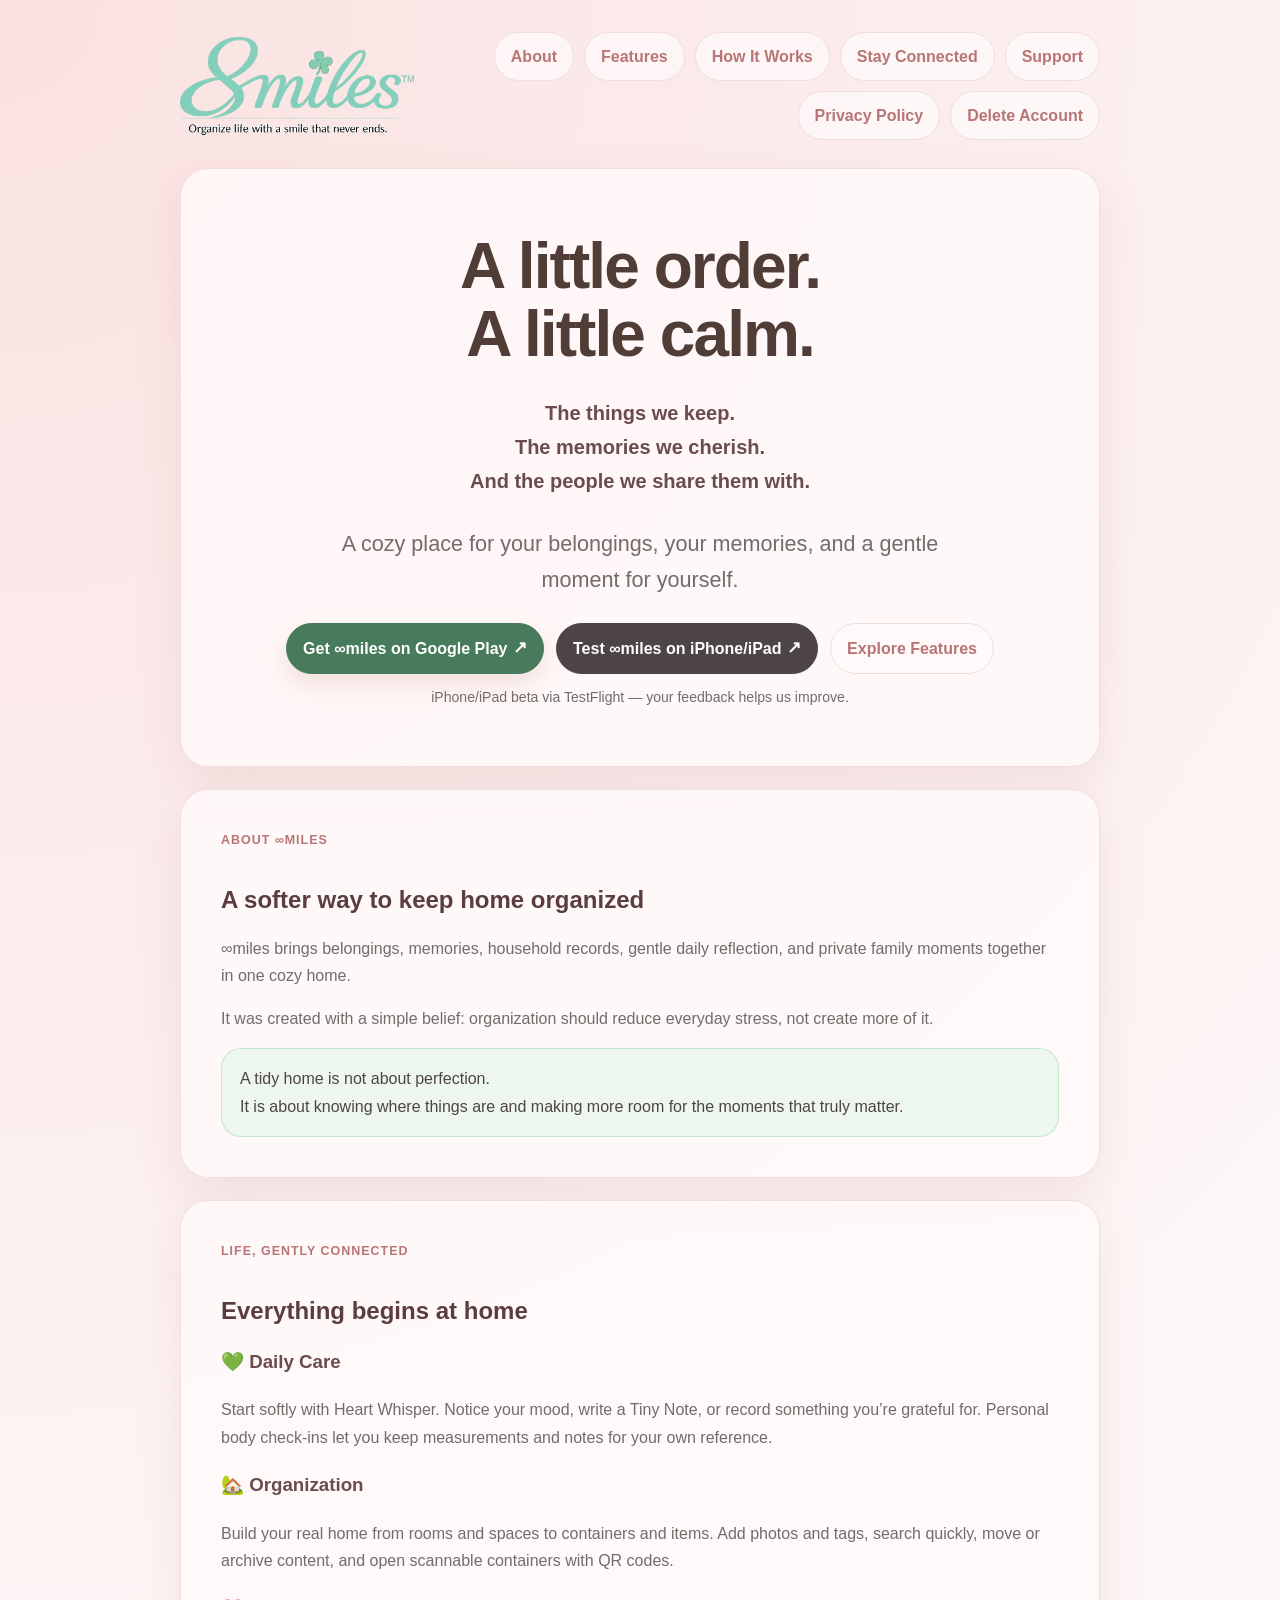
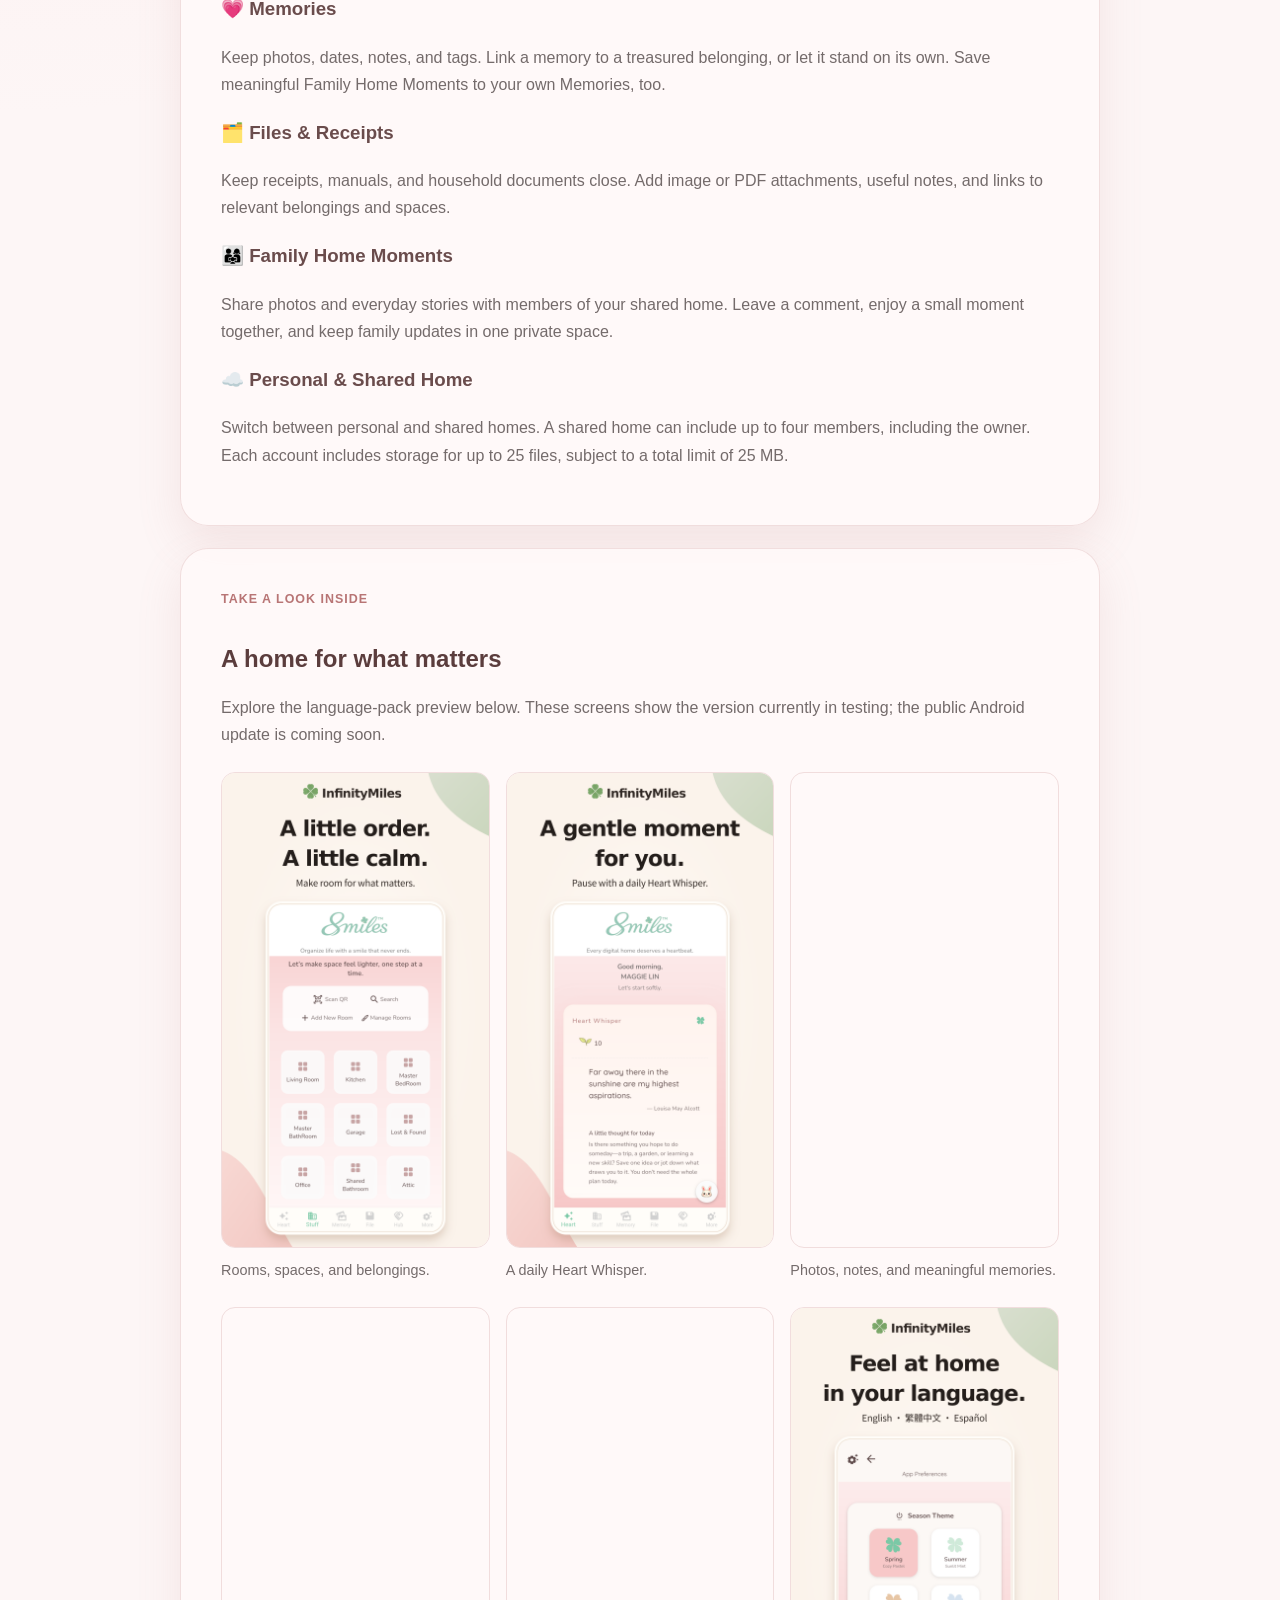
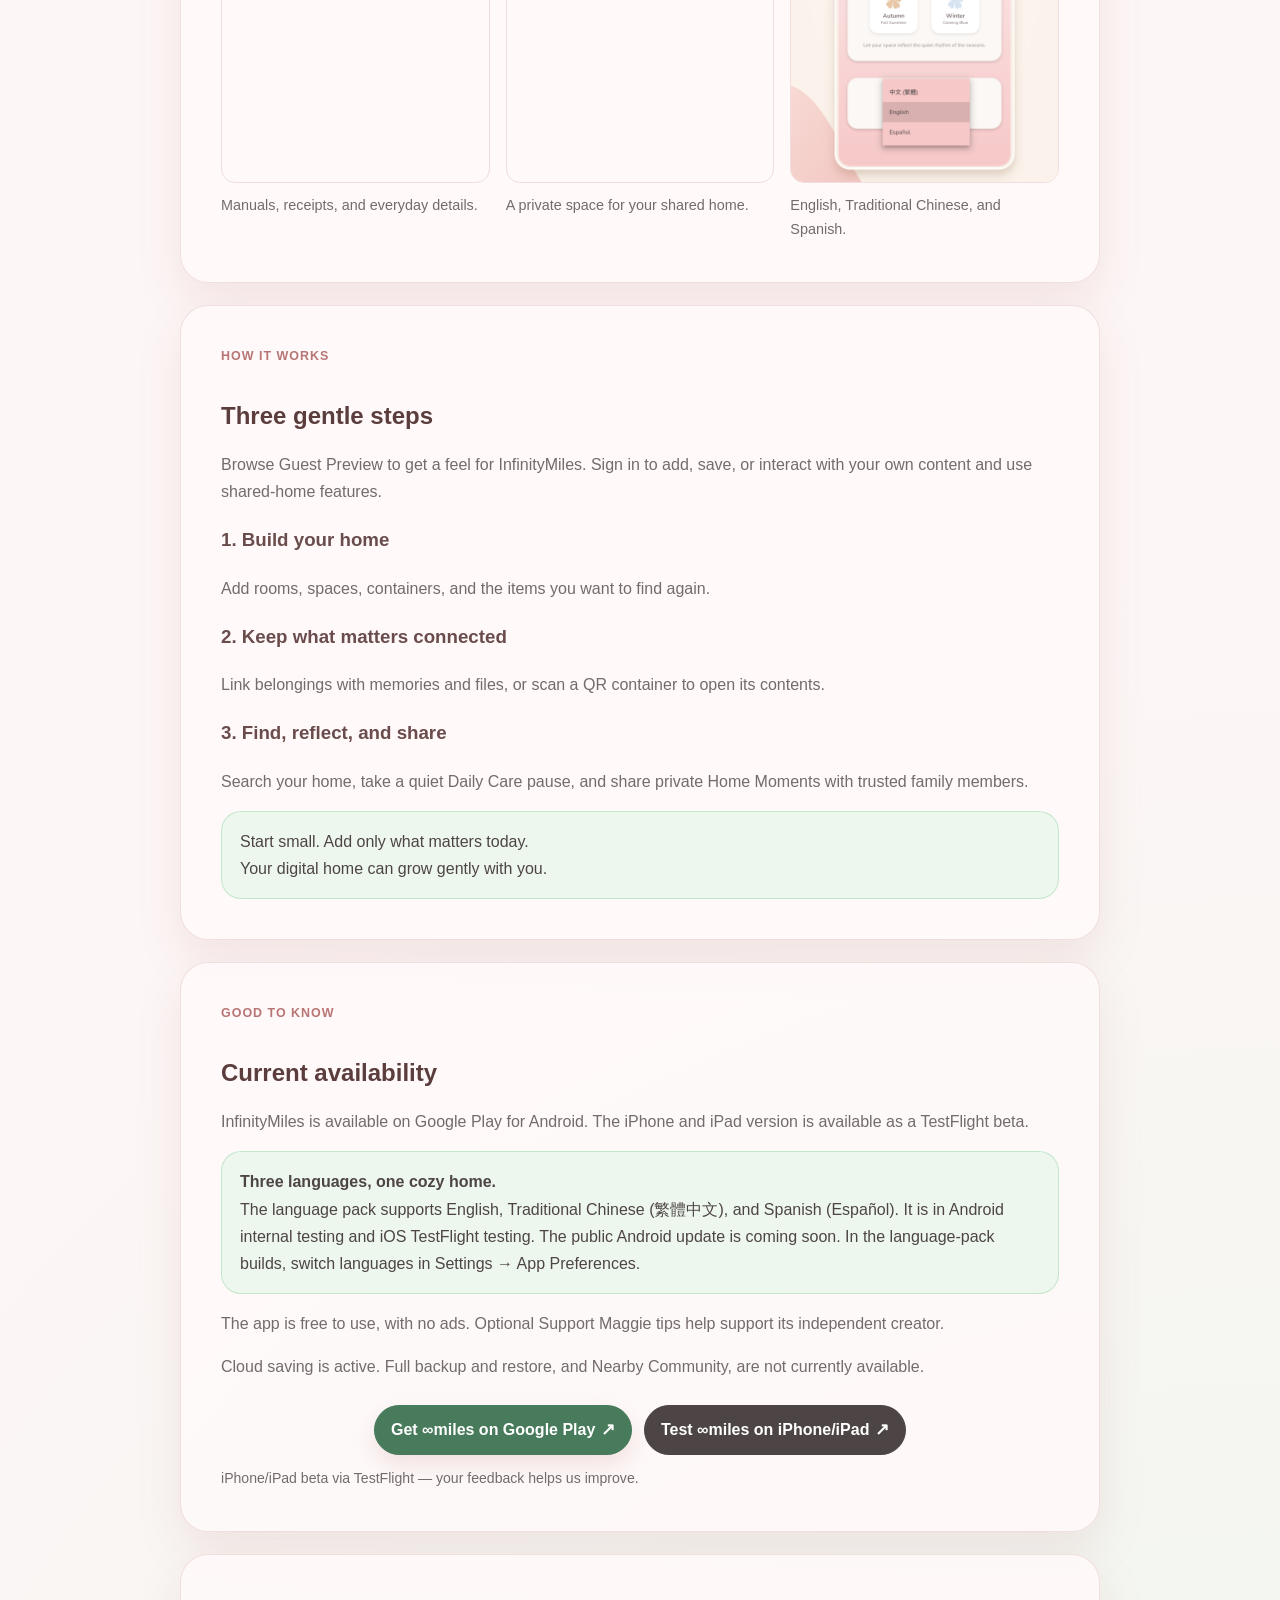
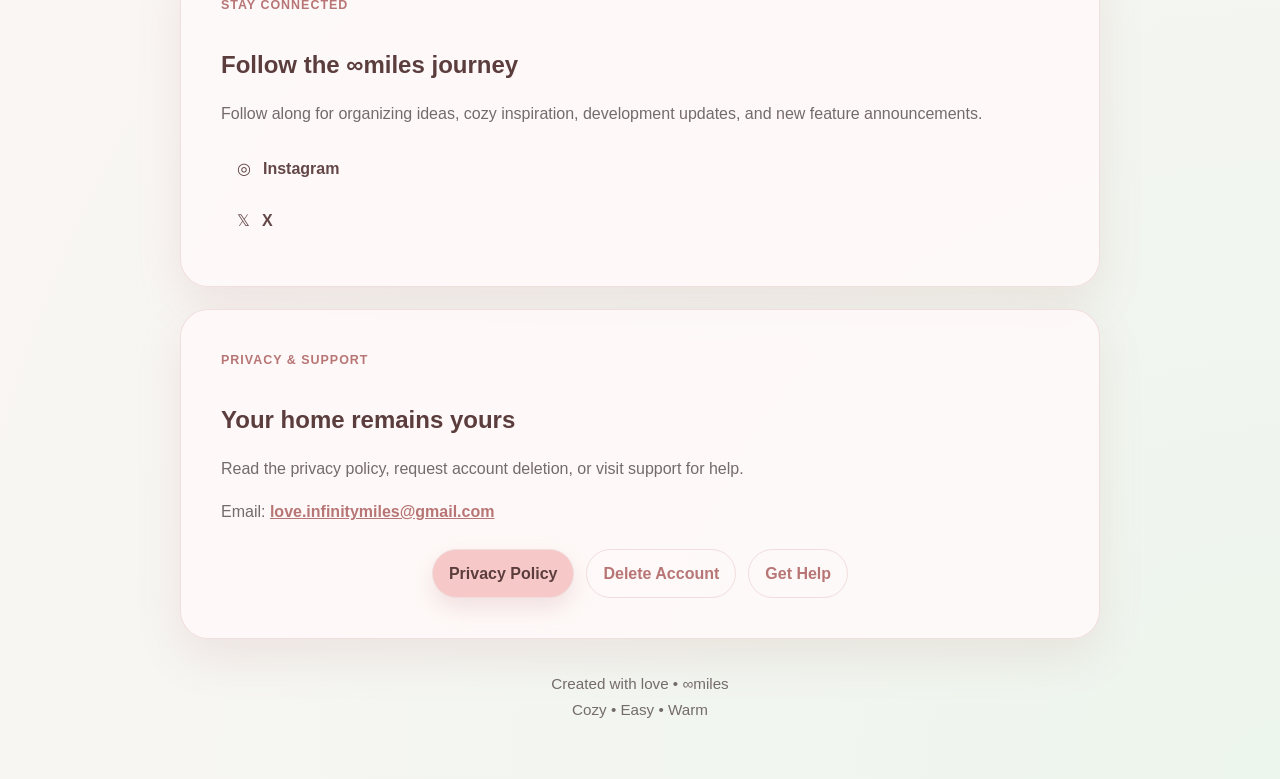
<file: index.html>
<!doctype html>
<html lang="en">
<head>
  <meta charset="utf-8">
  <meta name="viewport" content="width=device-width, initial-scale=1">
  <title>InfinityMiles — A little order. A little calm.</title>
  <meta name="description" content="InfinityMiles brings home organization, meaningful memories, useful files, gentle daily care, and private family moments together.">
  <meta name="theme-color" content="#fffafa">
  <link rel="manifest" href="/site.webmanifest">
  <link rel="icon" href="/favicon.ico" sizes="any">
  <link rel="icon" type="image/png" sizes="192x192" href="/icon-192.png">
  <link rel="apple-touch-icon" sizes="180x180" href="/apple-touch-icon.png">
  <link rel="stylesheet" href="styles.css">
</head>
<body>
  <main class="page">
    <nav class="nav" aria-label="Main navigation">
      <a class="brand" href="index.html" aria-label="∞miles home">
        <img class="brand-banner" src="banner.png" alt="∞miles — Organize life with a smile that never ends">
      </a>
      <div class="nav-links">
        <a href="#about">About</a>
        <a href="#features">Features</a>
        <a href="#how-it-works">How It Works</a>
        <a href="#stay-connected">Stay Connected</a>
        <a href="support.html">Support</a>
        <a href="privacy.html">Privacy Policy</a>
        <a href="delete-account.html">Delete Account</a>
      </div>
    </nav>

    <section class="hero">
      <h1>A little order.<br>A little calm.</h1>
      <div class="promise">
        <strong>The things we keep.</strong><br>
        <strong>The memories we cherish.</strong><br>
        <strong>And the people we share them with.</strong>
      </div>
      <p class="subtitle">A cozy place for your belongings, your memories, and a gentle moment for yourself.</p>
      <div class="actions">
        <a class="button primary play-button" href="https://play.google.com/store/apps/details?id=love.infinitymiles" target="_blank" rel="noopener noreferrer" aria-label="Get ∞miles on Google Play">Get ∞miles on Google Play <span aria-hidden="true">↗</span></a>
        <a class="button testflight-button" href="https://testflight.apple.com/join/Kg865J2T" target="_blank" rel="noopener noreferrer" aria-label="Test ∞miles on iPhone or iPad through TestFlight">Test ∞miles on iPhone/iPad <span aria-hidden="true">↗</span></a>
        <a class="button" href="#features">Explore Features</a>
      </div>
      <p class="beta-note">iPhone/iPad beta via TestFlight — your feedback helps us improve.</p>
    </section>

    <section class="card" id="about">
      <div class="kicker">About ∞miles</div>
      <h2>A softer way to keep home organized</h2>
      <p>∞miles brings belongings, memories, household records, gentle daily reflection, and private family moments together in one cozy home.</p>
      <p>It was created with a simple belief: organization should reduce everyday stress, not create more of it.</p>
      <div class="note">A tidy home is not about perfection.<br>It is about knowing where things are and making more room for the moments that truly matter.</div>
    </section>

    <section class="card" id="features">
      <div class="kicker">Life, gently connected</div>
      <h2>Everything begins at home</h2>

      <h3>💚 Daily Care</h3>
      <p>Start softly with Heart Whisper. Notice your mood, write a Tiny Note, or record something you’re grateful for. Personal body check-ins let you keep measurements and notes for your own reference.</p>

      <h3>🏡 Organization</h3>
      <p>Build your real home from rooms and spaces to containers and items. Add photos and tags, search quickly, move or archive content, and open scannable containers with QR codes.</p>

      <h3>💗 Memories</h3>
      <p>Keep photos, dates, notes, and tags. Link a memory to a treasured belonging, or let it stand on its own. Save meaningful Family Home Moments to your own Memories, too.</p>

      <h3>🗂️ Files & Receipts</h3>
      <p>Keep receipts, manuals, and household documents close. Add image or PDF attachments, useful notes, and links to relevant belongings and spaces.</p>

      <h3>👨‍👩‍👧 Family Home Moments</h3>
      <p>Share photos and everyday stories with members of your shared home. Leave a comment, enjoy a small moment together, and keep family updates in one private space.</p>

      <h3>☁️ Personal & Shared Home</h3>
      <p>Switch between personal and shared homes. A shared home can include up to four members, including the owner. Each account includes storage for up to 25 files, subject to a total limit of 25 MB.</p>
    </section>

    <section class="card" id="app-preview" aria-labelledby="preview-title">
      <div class="kicker">Take a look inside</div>
      <h2 id="preview-title">A home for what matters</h2>
      <p>Explore the language-pack preview below. These screens show the version currently in testing; the public Android update is coming soon.</p>
      <div class="screenshot-grid">
        <figure><a href="images/01-organization.png" aria-label="View larger image: A little order. A little calm."><img src="images/01-organization.png" width="1080" height="1920" loading="lazy" decoding="async" alt="A little order. A little calm. Rooms, spaces, and belongings."></a><figcaption>Rooms, spaces, and belongings.</figcaption></figure>
        <figure><a href="images/02-heart-whisper.png" aria-label="View larger image: A gentle moment for you."><img src="images/02-heart-whisper.png" width="1080" height="1920" loading="lazy" decoding="async" alt="A gentle moment for you. A daily Heart Whisper."></a><figcaption>A daily Heart Whisper.</figcaption></figure>
        <figure><a href="images/03-memories.png" aria-label="View larger image: Keep the story, too."><img src="images/03-memories.png" width="1080" height="1920" loading="lazy" decoding="async" alt="Keep the story, too. Photos, notes, and meaningful memories."></a><figcaption>Photos, notes, and meaningful memories.</figcaption></figure>
        <figure><a href="images/04-files.png" aria-label="View larger image: Keep useful files close."><img src="images/04-files.png" width="1080" height="1920" loading="lazy" decoding="async" alt="Keep useful files close. Manuals, receipts, and everyday details."></a><figcaption>Manuals, receipts, and everyday details.</figcaption></figure>
        <figure><a href="images/05-moments.png" aria-label="View larger image: Share everyday moments."><img src="images/05-moments.png" width="1080" height="1920" loading="lazy" decoding="async" alt="Share everyday moments. A private space for your shared home."></a><figcaption>A private space for your shared home.</figcaption></figure>
        <figure><a href="images/06-languages.png" aria-label="View larger image: Feel at home in your language."><img src="images/06-languages.png" width="1080" height="1920" loading="lazy" decoding="async" alt="Feel at home in your language. English, Traditional Chinese, and Spanish."></a><figcaption>English, Traditional Chinese, and Spanish.</figcaption></figure>
      </div>
    </section>

    <section class="card" id="how-it-works">
      <div class="kicker">How It Works</div>
      <h2>Three gentle steps</h2>
      <p>Browse Guest Preview to get a feel for InfinityMiles. Sign in to add, save, or interact with your own content and use shared-home features.</p>
      <h3>1. Build your home</h3>
      <p>Add rooms, spaces, containers, and the items you want to find again.</p>
      <h3>2. Keep what matters connected</h3>
      <p>Link belongings with memories and files, or scan a QR container to open its contents.</p>
      <h3>3. Find, reflect, and share</h3>
      <p>Search your home, take a quiet Daily Care pause, and share private Home Moments with trusted family members.</p>
      <div class="note">Start small. Add only what matters today.<br>Your digital home can grow gently with you.</div>
    </section>

    <section class="card">
      <div class="kicker">Good to know</div>
      <h2>Current availability</h2>
      <p>InfinityMiles is available on Google Play for Android. The iPhone and iPad version is available as a TestFlight beta.
      </p><div class="note"><strong>Three languages, one cozy home.</strong><br>The language pack supports English, Traditional Chinese (繁體中文), and Spanish (Español). It is in Android internal testing and iOS TestFlight testing. The public Android update is coming soon. In the language-pack builds, switch languages in Settings → App Preferences.</div>
      <p>The app is free to use, with no ads. Optional Support Maggie tips help support its independent creator.</p>
      <p>Cloud saving is active. Full backup and restore, and Nearby Community, are not currently available.</p>
      <div class="actions availability-action">
        <a class="button primary play-button" href="https://play.google.com/store/apps/details?id=love.infinitymiles" target="_blank" rel="noopener noreferrer">Get ∞miles on Google Play <span aria-hidden="true">↗</span></a>
        <a class="button testflight-button" href="https://testflight.apple.com/join/Kg865J2T" target="_blank" rel="noopener noreferrer">Test ∞miles on iPhone/iPad <span aria-hidden="true">↗</span></a>
      </div>
      <p class="beta-note availability-note">iPhone/iPad beta via TestFlight — your feedback helps us improve.</p>
    </section>

    <section class="card" id="stay-connected">
      <div class="kicker">Stay Connected</div>
      <h2>Follow the ∞miles journey</h2>
      <p>Follow along for organizing ideas, cozy inspiration, development updates, and new feature announcements.</p>
      <a class="social-item" href="https://www.instagram.com/infinitymilesapp/" target="_blank" rel="noopener noreferrer" aria-label="Visit Infinitymiles on Instagram"><span>◎</span><strong>Instagram</strong></a>
      <a class="social-item" href="https://x.com/infinitymileshq/" target="_blank" rel="noopener noreferrer" aria-label="Visit Infinitymiles on X"><span>𝕏</span><strong>X</strong></a>
    </section>

    <section class="card" id="support">
      <div class="kicker">Privacy & Support</div>
      <h2>Your home remains yours</h2>
      <p>Read the privacy policy, request account deletion, or visit support for help.</p>
      <p>Email: <a class="email" href="mailto:love.infinitymiles@gmail.com">love.infinitymiles@gmail.com</a></p>
      <div class="actions">
        <a class="button primary" href="privacy.html">Privacy Policy</a>
        <a class="button" href="delete-account.html">Delete Account</a>
        <a class="button" href="support.html">Get Help</a>
      </div>
    </section>

    <footer class="footer">Created with love • ∞miles<br>Cozy • Easy • Warm</footer>
  </main>
</body>
</html>
</file>
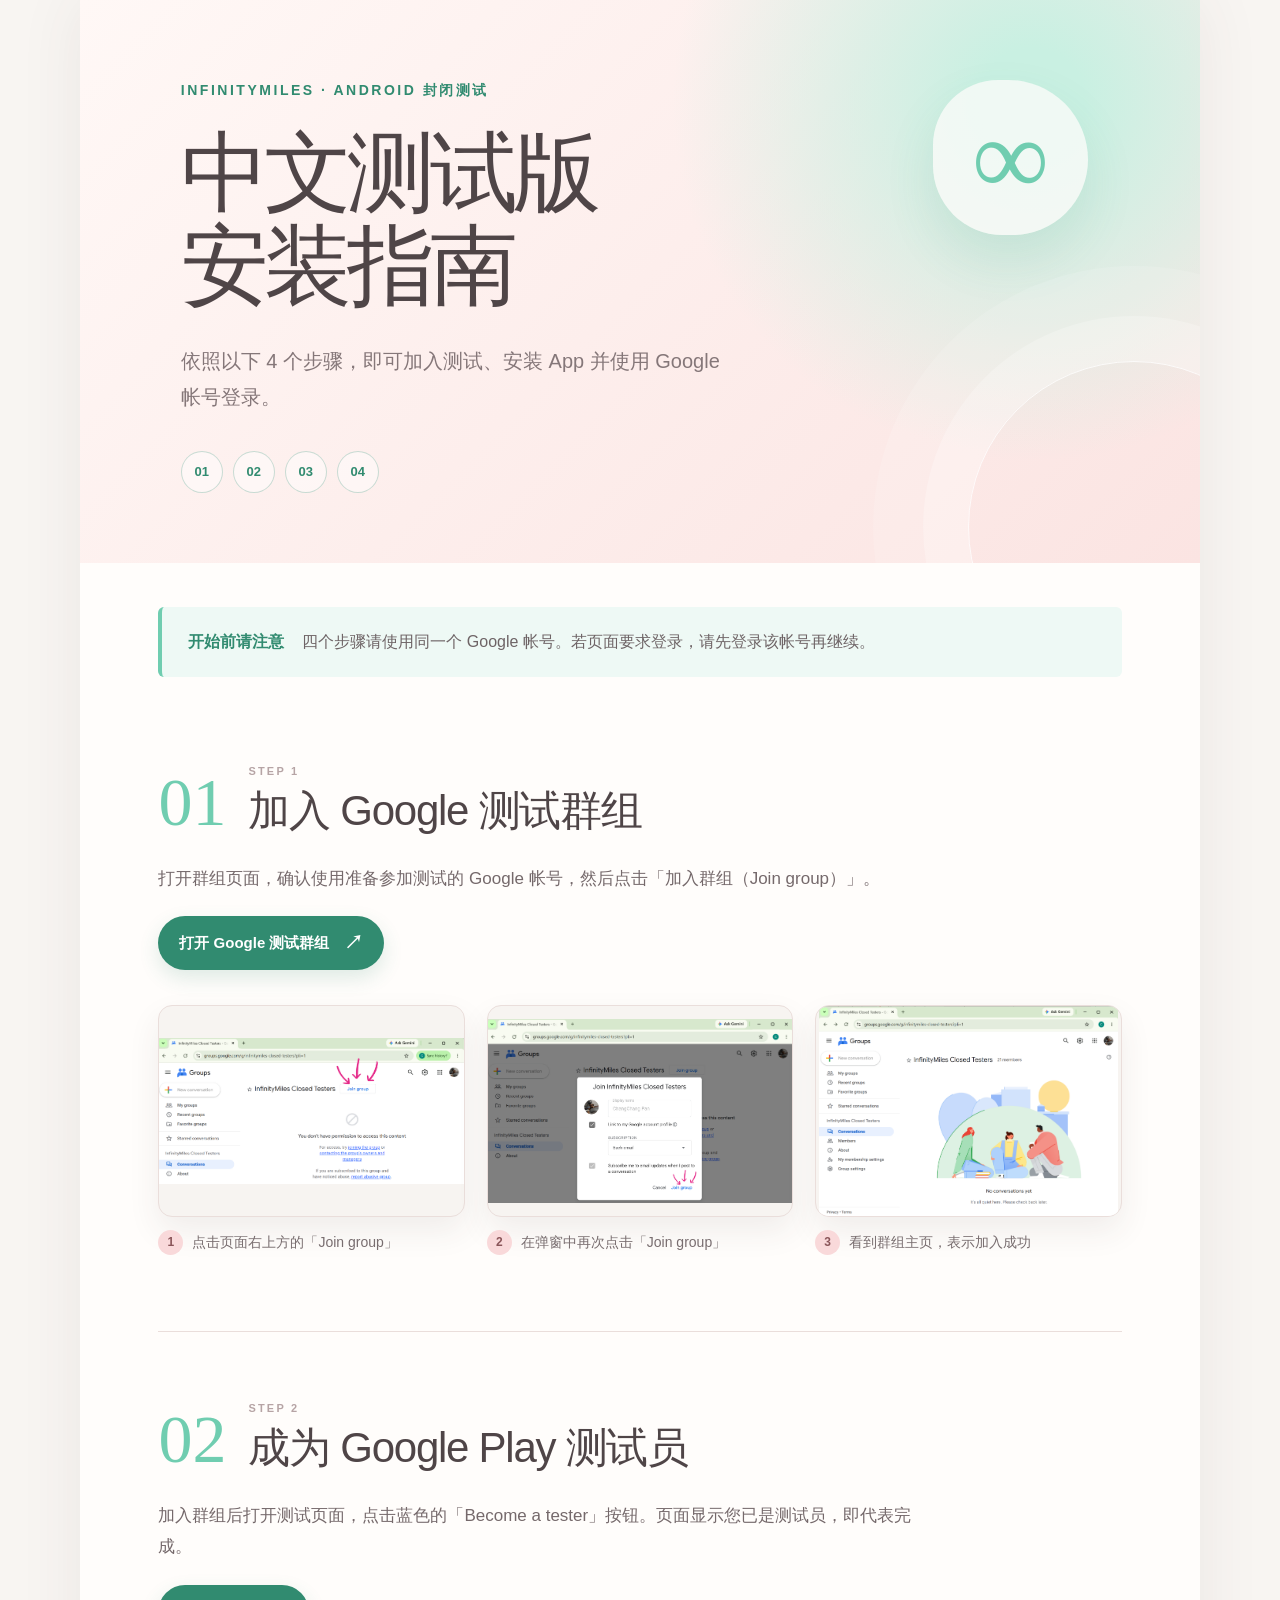
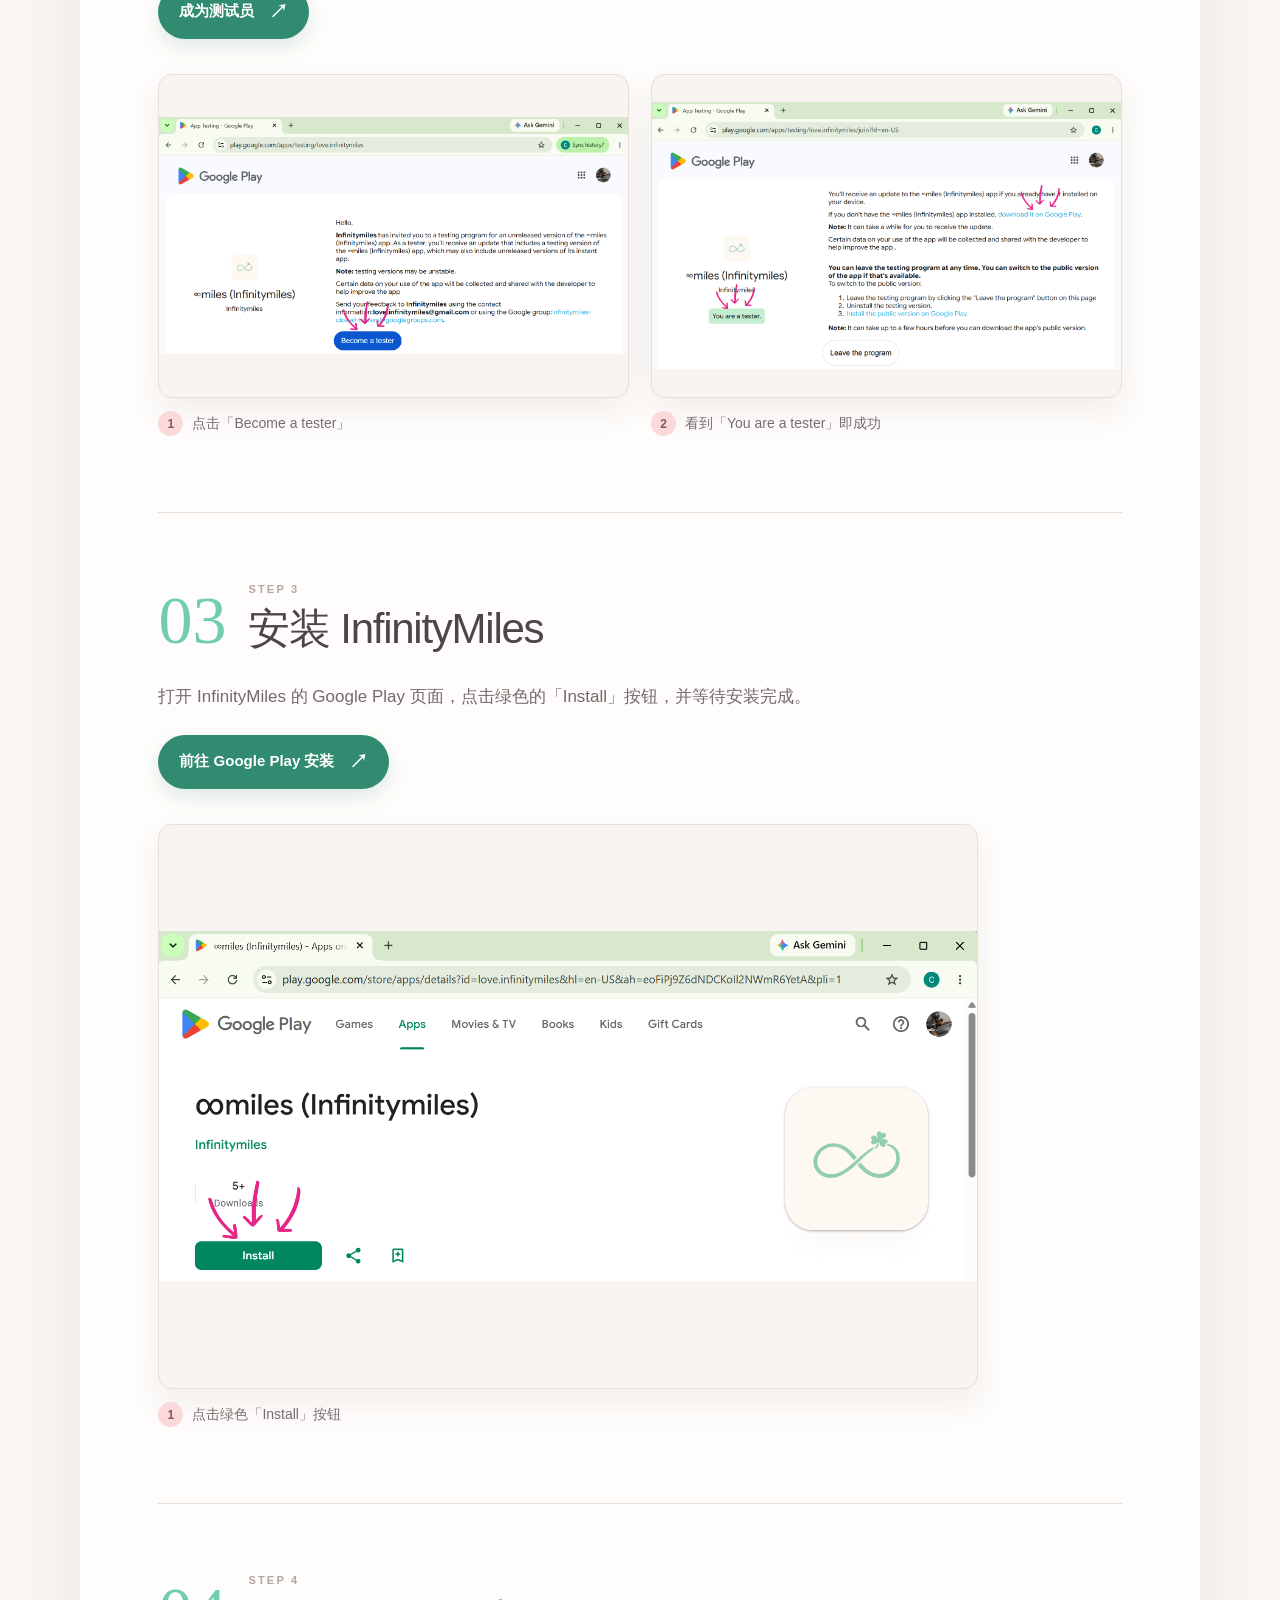
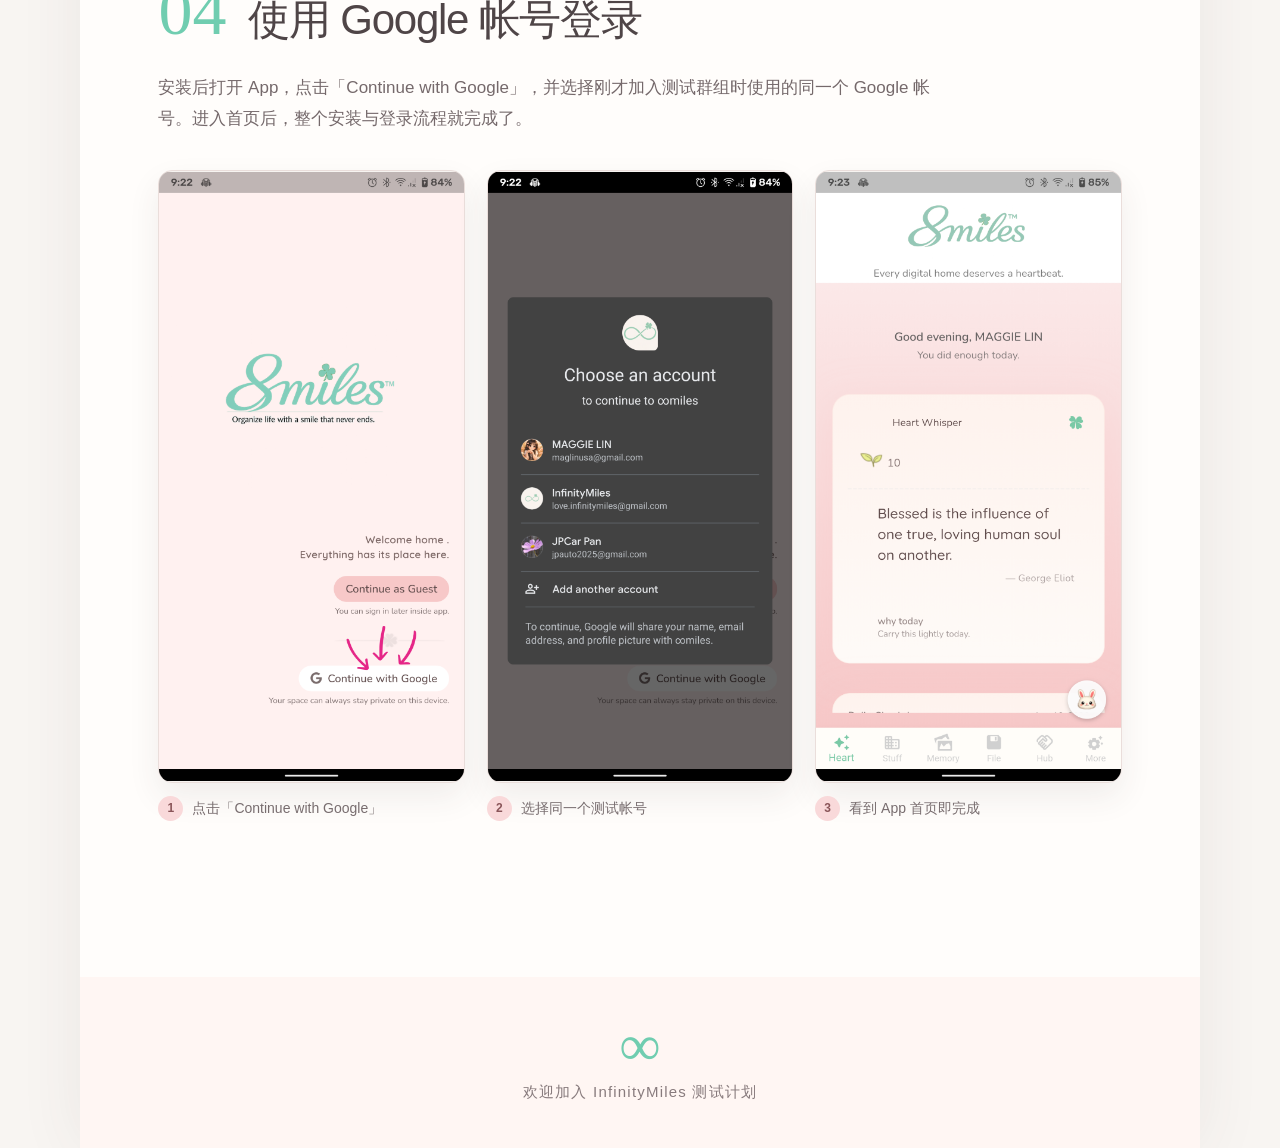
<file: tester-guide/index.html>
<!doctype html>
<html lang="zh-CN">
<head>
  <meta charset="utf-8">
  <meta name="viewport" content="width=device-width,initial-scale=1">
  <meta name="description" content="加入 InfinityMiles Android 封闭测试、安装并登录 App 的中文步骤指南。">
  <title>InfinityMiles 中文测试版安装指南</title>
  <link rel="stylesheet" href="styles.css">
</head>
<body><main>
  <header class="hero"><div class="brand-mark">∞</div><p class="eyebrow">InfinityMiles · Android 封闭测试</p><h1>中文测试版<br>安装指南</h1><p class="intro">依照以下 4 个步骤，即可加入测试、安装 App 并使用 Google 帐号登录。</p><nav aria-label="步骤概览"><a href="#step-01">01</a><a href="#step-02">02</a><a href="#step-03">03</a><a href="#step-04">04</a></nav></header>
  <aside class="notice"><strong>开始前请注意</strong><span>四个步骤请使用同一个 Google 帐号。若页面要求登录，请先登录该帐号再继续。</span></aside>
  <div class="steps">
    <section class="step" id="step-01"><div class="step-heading"><span class="step-number">01</span><div><p>STEP 1</p><h2>加入 Google 测试群组</h2></div></div><p class="step-copy">打开群组页面，确认使用准备参加测试的 Google 帐号，然后点击「加入群组（Join group）」。</p><a class="action" href="https://groups.google.com/g/infinitymiles-closed-testers" target="_blank" rel="noopener noreferrer">打开 Google 测试群组 <span>↗</span></a><div class="shots shots-3"><figure class="desktop-shot"><img src="images/01.png" alt="点击页面右上方的 Join group"><figcaption><b>1</b>点击页面右上方的「Join group」</figcaption></figure><figure class="desktop-shot"><img src="images/02.png" alt="在弹窗中再次点击 Join group"><figcaption><b>2</b>在弹窗中再次点击「Join group」</figcaption></figure><figure class="desktop-shot"><img src="images/03.png" alt="群组主页"><figcaption><b>3</b>看到群组主页，表示加入成功</figcaption></figure></div></section>
    <section class="step" id="step-02"><div class="step-heading"><span class="step-number">02</span><div><p>STEP 2</p><h2>成为 Google Play 测试员</h2></div></div><p class="step-copy">加入群组后打开测试页面，点击蓝色的「Become a tester」按钮。页面显示您已是测试员，即代表完成。</p><a class="action" href="https://play.google.com/apps/testing/love.infinitymiles" target="_blank" rel="noopener noreferrer">成为测试员 <span>↗</span></a><div class="shots shots-2"><figure class="desktop-shot"><img src="images/04.png" alt="点击 Become a tester"><figcaption><b>1</b>点击「Become a tester」</figcaption></figure><figure class="desktop-shot"><img src="images/05.png" alt="You are a tester"><figcaption><b>2</b>看到「You are a tester」即成功</figcaption></figure></div></section>
    <section class="step" id="step-03"><div class="step-heading"><span class="step-number">03</span><div><p>STEP 3</p><h2>安装 InfinityMiles</h2></div></div><p class="step-copy">打开 InfinityMiles 的 Google Play 页面，点击绿色的「Install」按钮，并等待安装完成。</p><a class="action" href="https://play.google.com/store/apps/details?id=love.infinitymiles&amp;hl=en-US&amp;ah=KCULFqppDkhzuttvBeYOqiiACww" target="_blank" rel="noopener noreferrer">前往 Google Play 安装 <span>↗</span></a><div class="shots shots-1"><figure class="desktop-shot"><img src="images/06.png" alt="点击绿色 Install 按钮"><figcaption><b>1</b>点击绿色「Install」按钮</figcaption></figure></div></section>
    <section class="step" id="step-04"><div class="step-heading"><span class="step-number">04</span><div><p>STEP 4</p><h2>使用 Google 帐号登录</h2></div></div><p class="step-copy">安装后打开 App，点击「Continue with Google」，并选择刚才加入测试群组时使用的同一个 Google 帐号。进入首页后，整个安装与登录流程就完成了。</p><div class="shots shots-3"><figure class="phone-shot"><img src="images/07.png" alt="点击 Continue with Google"><figcaption><b>1</b>点击「Continue with Google」</figcaption></figure><figure class="phone-shot"><img src="images/08.png" alt="选择同一个测试帐号"><figcaption><b>2</b>选择同一个测试帐号</figcaption></figure><figure class="phone-shot"><img src="images/09.png" alt="App 首页"><figcaption><b>3</b>看到 App 首页即完成</figcaption></figure></div></section>
  </div><footer><span>∞</span><p>欢迎加入 InfinityMiles 测试计划</p></footer>
</main></body></html>
</file>
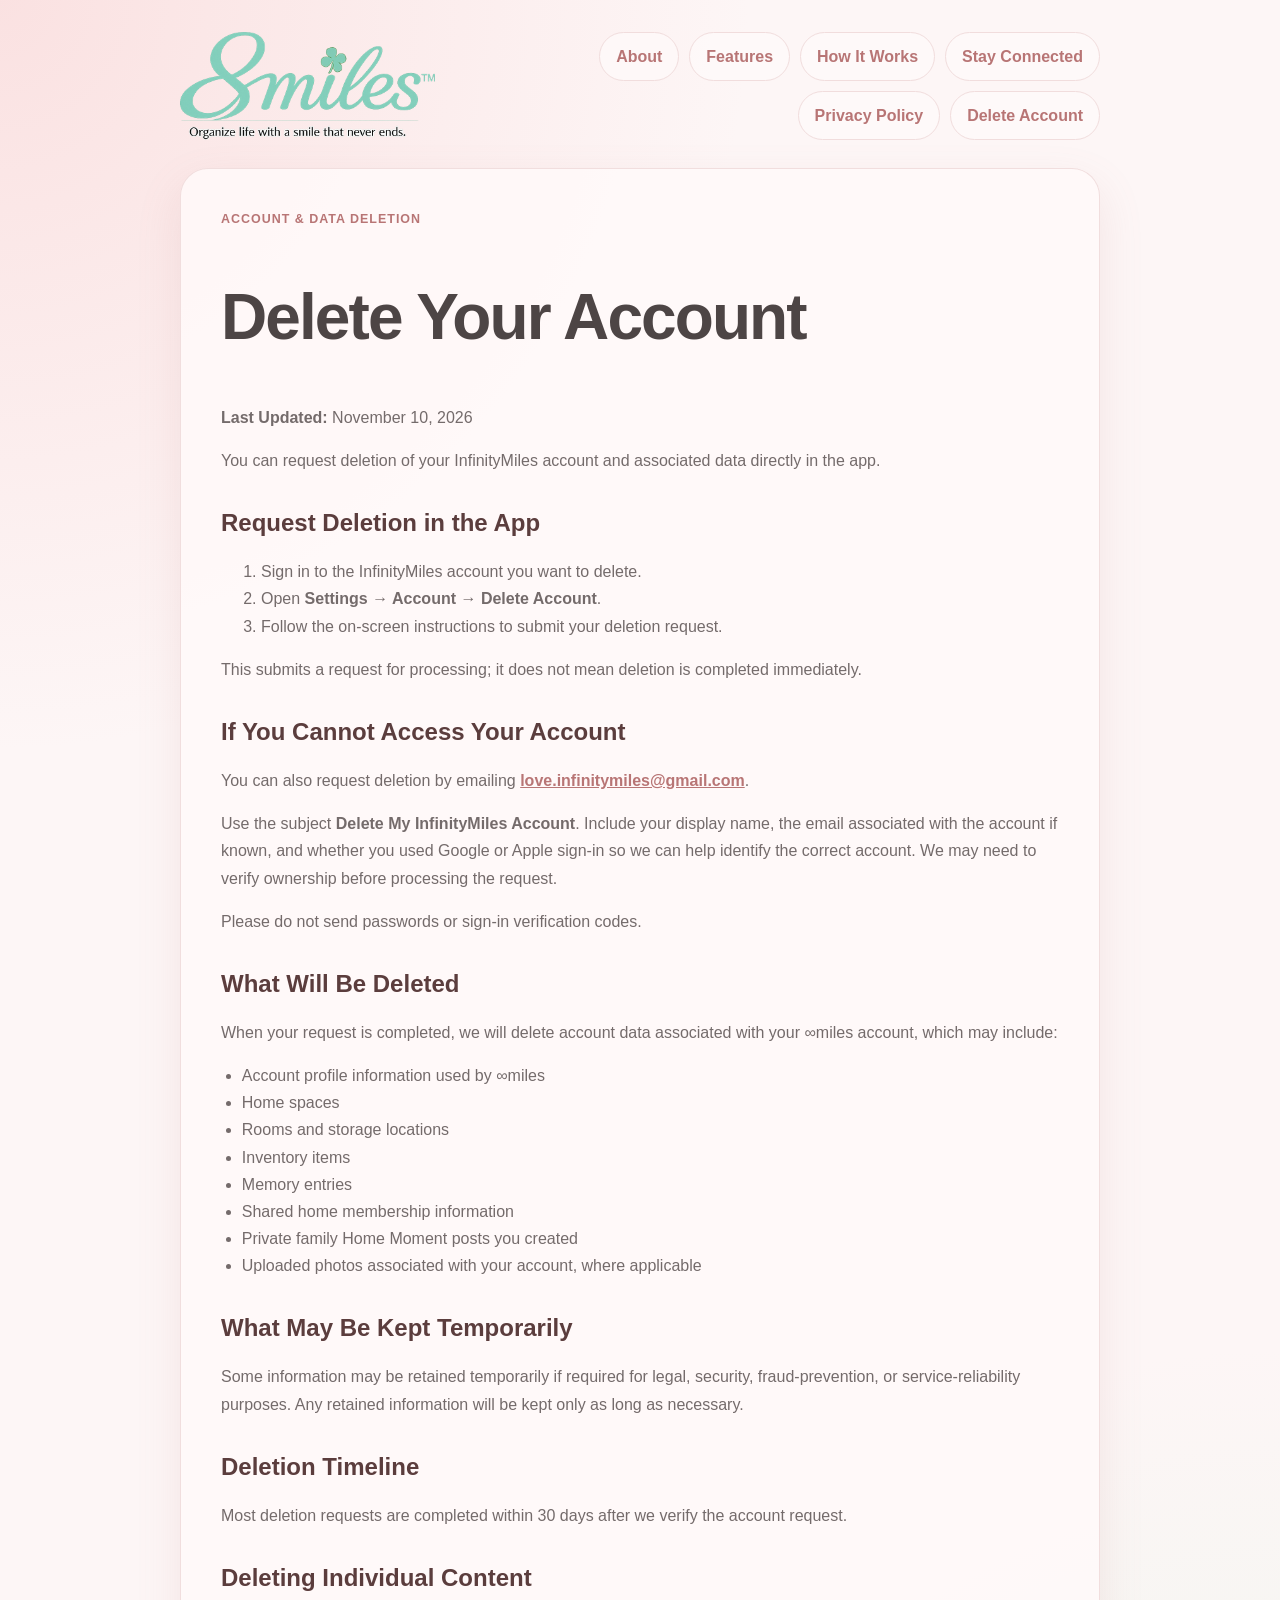
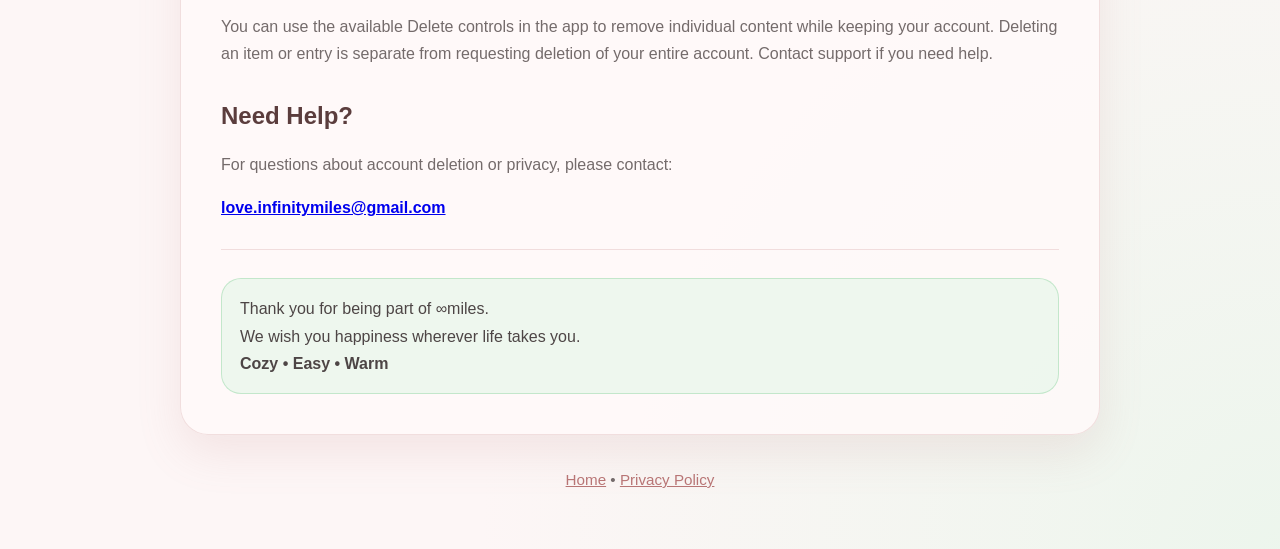
<file: delete-account.html>
<!doctype html>
<html lang="en">
<head>
  <meta charset="utf-8">
  <meta name="viewport" content="width=device-width, initial-scale=1">
  <title>Delete Account — ∞miles</title>
  <meta name="description" content="How to request deletion of your ∞miles account and app data.">
  <meta name="theme-color" content="#fffafa">
  <link rel="manifest" href="/site.webmanifest">
  <link rel="icon" href="/favicon.ico" sizes="any">
  <link rel="icon" type="image/png" sizes="192x192" href="/icon-192.png">
  <link rel="apple-touch-icon" sizes="180x180" href="/apple-touch-icon.png">
  <link rel="stylesheet" href="styles.css">
</head>
<body>
  <main class="page">
    <nav class="nav" aria-label="Main navigation">
      <a class="brand" href="index.html" aria-label="∞miles home">
        <img class="brand-banner" src="banner.png" alt="∞miles — Organize life with a smile that never ends">
      </a>
      <div class="nav-links">
        <a href="index.html#about">About</a>
        <a href="index.html#features">Features</a>
        <a href="index.html#how-it-works">How It Works</a>
        <a href="index.html#stay-connected">Stay Connected</a>
        <a href="privacy.html">Privacy Policy</a>
        <a href="delete-account.html">Delete Account</a>
      </div>
    </nav>

    <article class="card">
      <div class="kicker">Account & Data Deletion</div>
      <h1>Delete Your Account</h1>
      <p><strong>Last Updated:</strong> November 10, 2026</p>
      <p>You can request deletion of your InfinityMiles account and associated data directly in the app.</p>

      <h2>Request Deletion in the App</h2>
      <ol>
        <li>Sign in to the InfinityMiles account you want to delete.</li>
        <li>Open <strong>Settings → Account → Delete Account</strong>.</li>
        <li>Follow the on-screen instructions to submit your deletion request.</li>
      </ol>
      <p>This submits a request for processing; it does not mean deletion is completed immediately.</p>

      <h2>If You Cannot Access Your Account</h2>
      <p>You can also request deletion by emailing <a class="email" href="mailto:love.infinitymiles@gmail.com?subject=Delete%20My%20InfinityMiles%20Account">love.infinitymiles@gmail.com</a>.</p>
      <p>Use the subject <strong>Delete My InfinityMiles Account</strong>. Include your display name, the email associated with the account if known, and whether you used Google or Apple sign-in so we can help identify the correct account. We may need to verify ownership before processing the request.</p>
      <p>Please do not send passwords or sign-in verification codes.</p>

      <h2>What Will Be Deleted</h2>
      <p>When your request is completed, we will delete account data associated with your ∞miles account, which may include:</p>
      <ul>
        <li>Account profile information used by ∞miles</li>
        <li>Home spaces</li>
        <li>Rooms and storage locations</li>
        <li>Inventory items</li>
        <li>Memory entries</li>
        <li>Shared home membership information</li>
        <li>Private family Home Moment posts you created</li>
        <li>Uploaded photos associated with your account, where applicable</li>
      </ul>

      <h2>What May Be Kept Temporarily</h2>
      <p>Some information may be retained temporarily if required for legal, security, fraud-prevention, or service-reliability purposes. Any retained information will be kept only as long as necessary.</p>

      <h2>Deletion Timeline</h2>
      <p>Most deletion requests are completed within 30 days after we verify the account request.</p>

      <h2>Deleting Individual Content</h2>
      <p>You can use the available Delete controls in the app to remove individual content while keeping your account. Deleting an item or entry is separate from requesting deletion of your entire account. Contact support if you need help.</p>

      <h2>Need Help?</h2>
      <p>For questions about account deletion or privacy, please contact:</p>
      <p class="email"><a href="mailto:love.infinitymiles@gmail.com">love.infinitymiles@gmail.com</a></p>

      <div class="divider"></div>
      <div class="note">
        Thank you for being part of ∞miles.<br>
        We wish you happiness wherever life takes you.<br>
        <strong>Cozy • Easy • Warm</strong>
      </div>
    </article>

    <footer class="footer">
      <a href="index.html">Home</a> • <a href="privacy.html">Privacy Policy</a>
    </footer>
  </main>
</body>
</html>
</file>
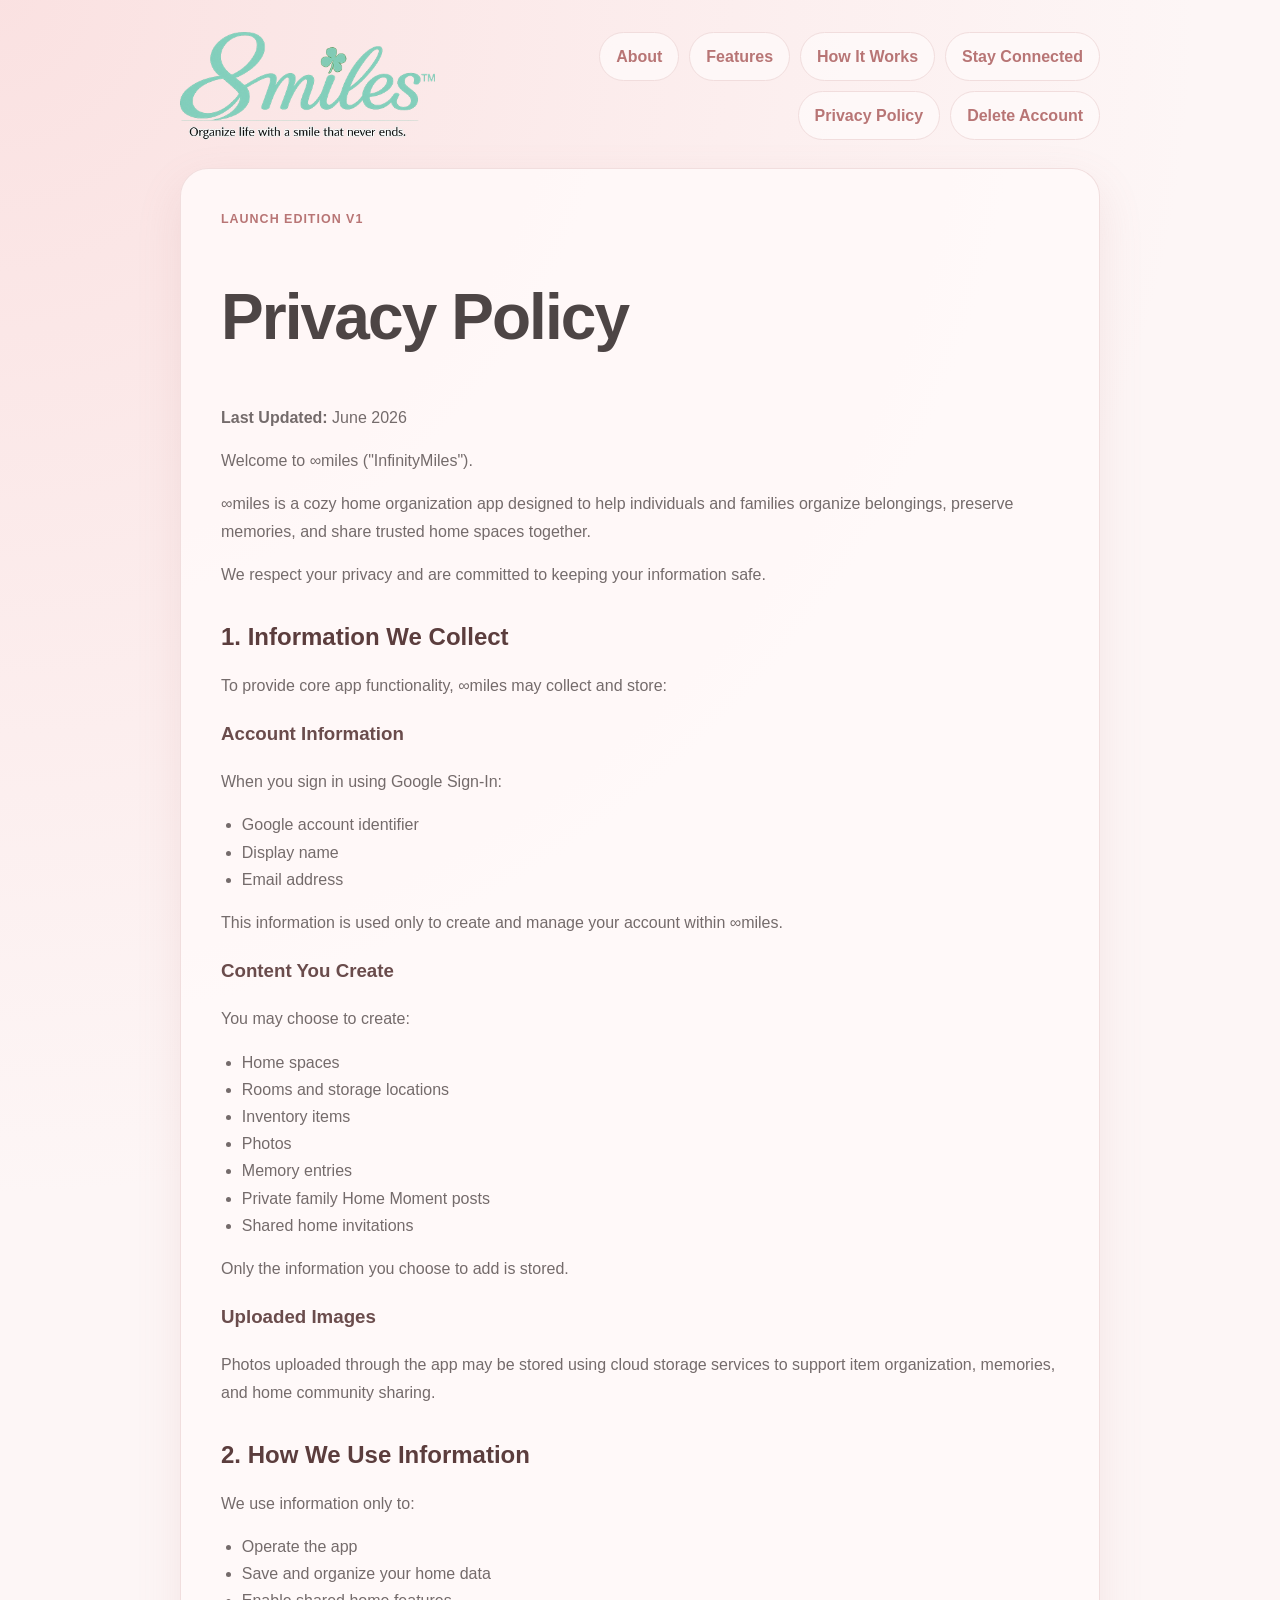
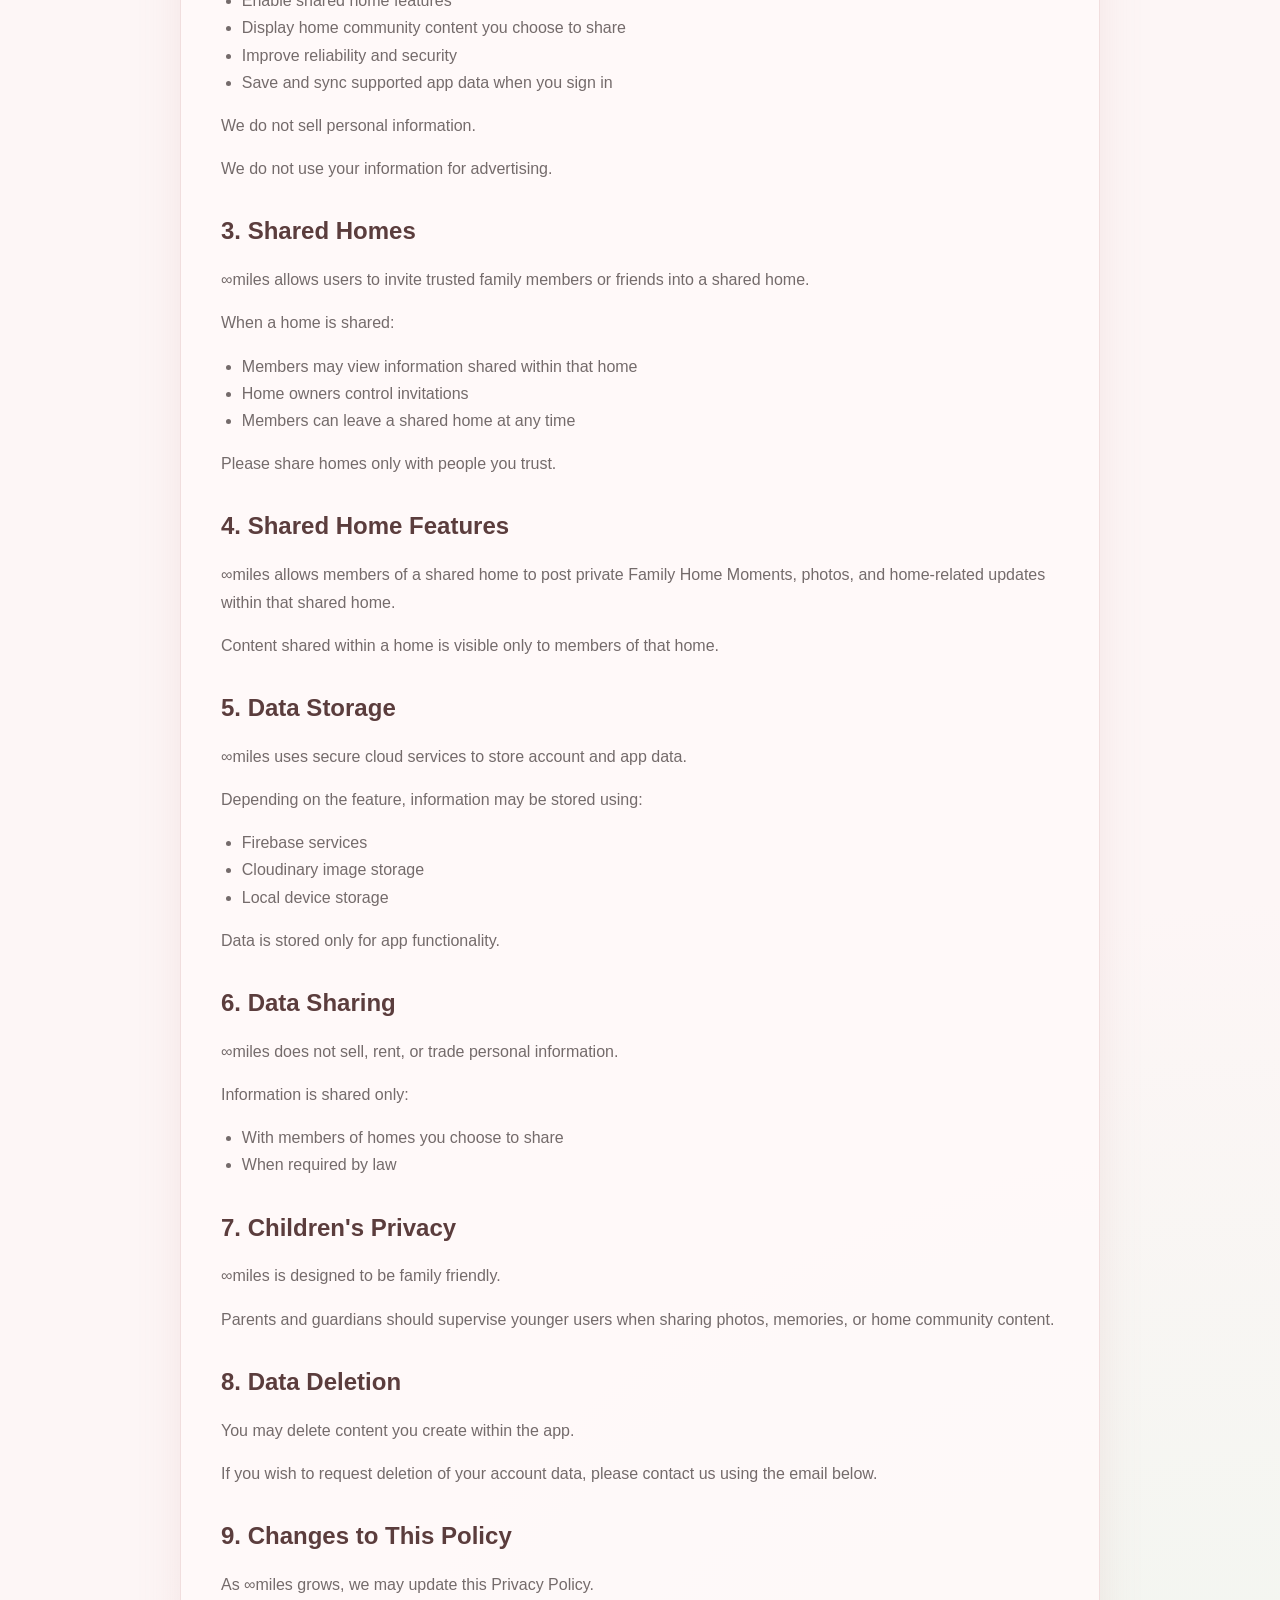
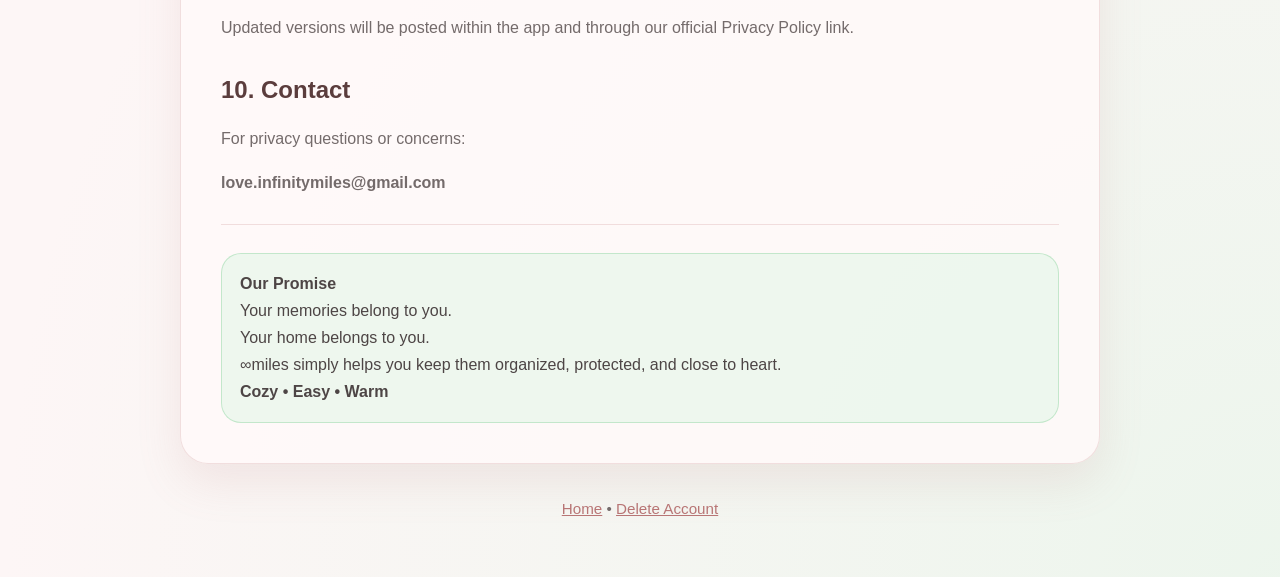
<file: privacy.html>
<!doctype html>
<html lang="en">
<head>
  <meta charset="utf-8">
  <meta name="viewport" content="width=device-width, initial-scale=1">
  <title>Privacy Policy — ∞miles</title>
  <meta name="description" content="Privacy Policy for ∞miles, Launch Edition V1.">
  <meta name="theme-color" content="#fffafa">
  <link rel="manifest" href="/site.webmanifest">
  <link rel="icon" href="/favicon.ico" sizes="any">
  <link rel="icon" type="image/png" sizes="192x192" href="/icon-192.png">
  <link rel="apple-touch-icon" sizes="180x180" href="/apple-touch-icon.png">
  <link rel="stylesheet" href="styles.css">
</head>
<body>
  <main class="page">
    <nav class="nav" aria-label="Main navigation">
      <a class="brand" href="index.html" aria-label="∞miles home">
        <img class="brand-banner" src="banner.png" alt="∞miles — Organize life with a smile that never ends">
      </a>
      <div class="nav-links">
        <a href="index.html#about">About</a>
        <a href="index.html#features">Features</a>
        <a href="index.html#how-it-works">How It Works</a>
        <a href="index.html#stay-connected">Stay Connected</a>
        <a href="privacy.html">Privacy Policy</a>
        <a href="delete-account.html">Delete Account</a>
      </div>
    </nav>

    <article class="card">
      <div class="kicker">Launch Edition V1</div>
      <h1>Privacy Policy</h1>
      <p><strong>Last Updated:</strong> June 2026</p>
      <p>Welcome to ∞miles ("InfinityMiles").</p>
      <p>∞miles is a cozy home organization app designed to help individuals and families organize belongings, preserve memories, and share trusted home spaces together.</p>
      <p>We respect your privacy and are committed to keeping your information safe.</p>

      <h2>1. Information We Collect</h2>
      <p>To provide core app functionality, ∞miles may collect and store:</p>

      <h3>Account Information</h3>
      <p>When you sign in using Google Sign-In:</p>
      <ul>
        <li>Google account identifier</li>
        <li>Display name</li>
        <li>Email address</li>
      </ul>
      <p>This information is used only to create and manage your account within ∞miles.</p>

      <h3>Content You Create</h3>
      <p>You may choose to create:</p>
      <ul>
        <li>Home spaces</li>
        <li>Rooms and storage locations</li>
        <li>Inventory items</li>
        <li>Photos</li>
        <li>Memory entries</li>
        <li>Private family Home Moment posts</li>
        <li>Shared home invitations</li>
      </ul>
      <p>Only the information you choose to add is stored.</p>

      <h3>Uploaded Images</h3>
      <p>Photos uploaded through the app may be stored using cloud storage services to support item organization, memories, and home community sharing.</p>

      <h2>2. How We Use Information</h2>
      <p>We use information only to:</p>
      <ul>
        <li>Operate the app</li>
        <li>Save and organize your home data</li>
        <li>Enable shared home features</li>
        <li>Display home community content you choose to share</li>
        <li>Improve reliability and security</li>
        <li>Save and sync supported app data when you sign in</li>
      </ul>
      <p>We do not sell personal information.</p>
      <p>We do not use your information for advertising.</p>

      <h2>3. Shared Homes</h2>
      <p>∞miles allows users to invite trusted family members or friends into a shared home.</p>
      <p>When a home is shared:</p>
      <ul>
        <li>Members may view information shared within that home</li>
        <li>Home owners control invitations</li>
        <li>Members can leave a shared home at any time</li>
      </ul>
      <p>Please share homes only with people you trust.</p>

      <h2>4. Shared Home Features</h2>
      <p>∞miles allows members of a shared home to post private Family Home Moments, photos, and home-related updates within that shared home.</p>
      <p>Content shared within a home is visible only to members of that home.</p>

      <h2>5. Data Storage</h2>
      <p>∞miles uses secure cloud services to store account and app data.</p>
      <p>Depending on the feature, information may be stored using:</p>
      <ul>
        <li>Firebase services</li>
        <li>Cloudinary image storage</li>
        <li>Local device storage</li>
      </ul>
      <p>Data is stored only for app functionality.</p>

      <h2>6. Data Sharing</h2>
      <p>∞miles does not sell, rent, or trade personal information.</p>
      <p>Information is shared only:</p>
      <ul>
        <li>With members of homes you choose to share</li>
        <li>When required by law</li>
      </ul>

      <h2>7. Children's Privacy</h2>
      <p>∞miles is designed to be family friendly.</p>
      <p>Parents and guardians should supervise younger users when sharing photos, memories, or home community content.</p>

      <h2>8. Data Deletion</h2>
      <p>You may delete content you create within the app.</p>
      <p>If you wish to request deletion of your account data, please contact us using the email below.</p>

      <h2>9. Changes to This Policy</h2>
      <p>As ∞miles grows, we may update this Privacy Policy.</p>
      <p>Updated versions will be posted within the app and through our official Privacy Policy link.</p>

      <h2>10. Contact</h2>
      <p>For privacy questions or concerns:</p>
      <p class="email">love.infinitymiles@gmail.com</p>

      <div class="divider"></div>
      <div class="note">
        <strong>Our Promise</strong><br>
        Your memories belong to you.<br>
        Your home belongs to you.<br>
        ∞miles simply helps you keep them organized, protected, and close to heart.<br>
        <strong>Cozy • Easy • Warm</strong>
      </div>
    </article>

    <footer class="footer">
      <a href="index.html">Home</a> • <a href="delete-account.html">Delete Account</a>
    </footer>
  </main>
</body>
</html>
</file>
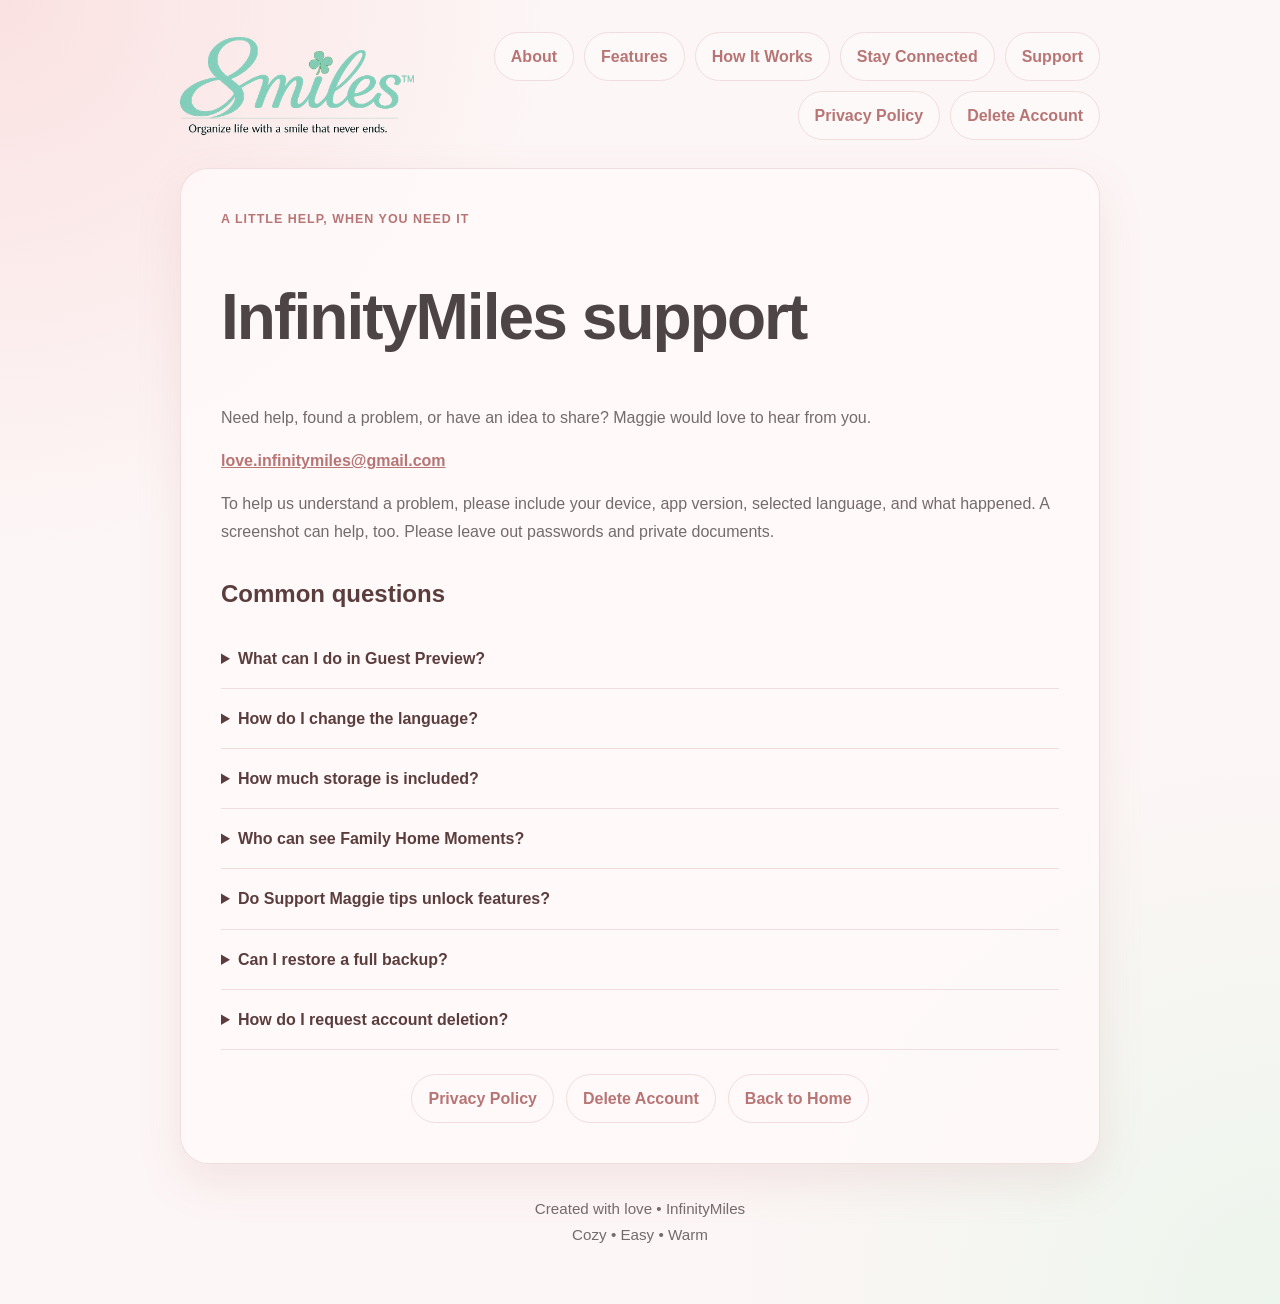
<file: support.html>
<!doctype html>
<html lang="en"><head><meta charset="utf-8"><meta name="viewport" content="width=device-width, initial-scale=1"><title>Support — InfinityMiles</title><meta name="description" content="Get help with InfinityMiles, language preferences, files, shared homes, and optional tips."><link rel="icon" href="favicon.ico"><link rel="stylesheet" href="styles.css"></head><body><main class="page">    <nav class="nav" aria-label="Main navigation">
      <a class="brand" href="index.html" aria-label="∞miles home">
        <img class="brand-banner" src="banner.png" alt="∞miles — Organize life with a smile that never ends">
      </a>
      <div class="nav-links">
        <a href="index.html#about">About</a>
        <a href="index.html#features">Features</a>
        <a href="index.html#how-it-works">How It Works</a>
        <a href="index.html#stay-connected">Stay Connected</a>
        <a href="support.html">Support</a>
        <a href="privacy.html">Privacy Policy</a>
        <a href="delete-account.html">Delete Account</a>
      </div>
    </nav>
<article class="card"><div class="kicker">A little help, when you need it</div><h1>InfinityMiles support</h1>
<p>Need help, found a problem, or have an idea to share? Maggie would love to hear from you.</p>
<p class="support-email"><a class="email" href="mailto:love.infinitymiles@gmail.com">love.infinitymiles@gmail.com</a></p>
<p>To help us understand a problem, please include your device, app version, selected language, and what happened. A screenshot can help, too. Please leave out passwords and private documents.</p>
<h2>Common questions</h2>
<details class="faq"><summary>What can I do in Guest Preview?</summary><p>You can browse the preview. Sign in to create, save, comment, or use shared-home features.</p></details>
<details class="faq"><summary>How do I change the language?</summary><p>In language-pack builds, go to Settings → App Preferences and choose English, Traditional Chinese, or Spanish. The language pack is currently in testing; the public Android update is coming soon.</p></details>
<details class="faq"><summary>How much storage is included?</summary><p>Each account includes up to 25 files, subject to a total limit of 25 MB. Check the usage shown in your app before adding attachments or photos.</p></details>
<details class="faq"><summary>Who can see Family Home Moments?</summary><p>Moments are shared within your home. Invite only people you trust. A shared home supports up to four members, including its owner.</p></details>
<details class="faq"><summary>Do Support Maggie tips unlock features?</summary><p>No. Tips are optional ways to support the creator. They do not unlock features or increase storage. If a purchase has a problem, contact support with the product name and purchase date, without including payment-card details.</p></details>
<details class="faq"><summary>Can I restore a full backup?</summary><p>Cloud saving is active, but full backup and restore is not currently available.</p></details>
<details class="faq"><summary>How do I request account deletion?</summary><p>Sign in, then open Settings → Account → Delete Account and follow the instructions to submit a request. If you cannot access your account, you can request deletion by email. Visit our <a href="delete-account.html">account-deletion page</a> for details.</p></details>
<div class="actions"><a class="button" href="privacy.html">Privacy Policy</a><a class="button" href="delete-account.html">Delete Account</a><a class="button" href="index.html">Back to Home</a></div>
</article><footer class="footer">Created with love • InfinityMiles<br>Cozy • Easy • Warm</footer></main></body></html>
</file>
<file: styles.css>
:root {
  --bg: #fdf6f6;
  --card: #fffafa;
  --accent: #f7c8c8;
  --accent-dark: #b87575;
  --mint: #dff5e5;
  --text: #4d4545;
  --muted: #746b6b;
  --line: #f1dddd;
  --shadow: 0 18px 45px rgba(183, 117, 117, 0.14);
}

* { box-sizing: border-box; }

body {
  margin: 0;
  min-height: 100vh;
  font-family: "Nunito", "Quicksand", "Segoe UI", Arial, sans-serif;
  color: var(--text);
  background:
    radial-gradient(circle at top left, rgba(247, 200, 200, 0.45), transparent 30%),
    radial-gradient(circle at bottom right, rgba(223, 245, 229, 0.55), transparent 32%),
    var(--bg);
  line-height: 1.7;
}

.page {
  width: min(920px, calc(100% - 32px));
  margin: 0 auto;
  padding: 32px 0 56px;
}

.nav {
  display: flex;
  align-items: center;
  justify-content: space-between;
  gap: 16px;
  margin-bottom: 28px;
}

.brand {
  display: block;
  flex: 0 1 320px;
  line-height: 0;
  text-decoration: none;
  color: var(--text);
}

.brand-banner {
  display: block;
  width: 100%;
  height: auto;
}

.nav-links {
  display: flex;
  gap: 10px;
  flex-wrap: wrap;
  justify-content: flex-end;
}

.nav-links a,
.button {
  display: inline-flex;
  align-items: center;
  justify-content: center;
  padding: 10px 16px;
  border-radius: 999px;
  background: rgba(255, 250, 250, 0.78);
  color: var(--accent-dark);
  text-decoration: none;
  border: 1px solid var(--line);
  font-weight: 700;
}

.button.primary {
  background: var(--accent);
  color: #5b3d3d;
  box-shadow: 0 10px 24px rgba(183, 117, 117, 0.18);
}

.play-button {
  background: #5f9e79;
  color: #fff;
  border-color: #5f9e79;
}

.play-button:hover,
.play-button:focus-visible {
  background: #4e8968;
  color: #fff;
}

.play-button span {
  margin-left: 0.35rem;
  font-size: 1.05em;
}

.testflight-button {
  background: #4d4545;
  color: #fff;
  border-color: #4d4545;
}

.testflight-button:hover,
.testflight-button:focus-visible {
  background: #342e2e;
  color: #fff;
}

.testflight-button span {
  margin-left: 0.35rem;
  font-size: 1.05em;
}

.beta-note {
  margin: 12px auto 0;
  color: var(--muted);
  font-size: 0.88rem;
}

.availability-action {
  justify-content: flex-start;
}

.availability-note {
  margin-left: 0;
}

.hero,
.card {
  background: rgba(255, 250, 250, 0.86);
  border: 1px solid rgba(241, 221, 221, 0.95);
  border-radius: 28px;
  box-shadow: var(--shadow);
}

.hero {
  padding: clamp(30px, 6vw, 56px);
  text-align: center;
}

.kicker {
  color: var(--accent-dark);
  font-weight: 800;
  letter-spacing: 0.08em;
  text-transform: uppercase;
  font-size: 0.78rem;
}

h1 {
  font-size: clamp(2.5rem, 5vw, 4rem);
  line-height: 1.05;
  letter-spacing: -0.03em;
}

h2 {
  margin-top: 34px;
  color: #5b3d3d;
  line-height: 1.25;
}

h3 { color: #6a4c4c; }

.subtitle {
  font-size: clamp(1.05rem, 3vw, 1.35rem);
  color: var(--muted);
  margin: 0 auto 22px;
  max-width: 680px;
}

.promise {
  margin: 28px auto;
  max-width: 640px;
  font-size: 1.25rem;
  color: #6a4c4c;
}

.actions {
  display: flex;
  gap: 12px;
  justify-content: center;
  flex-wrap: wrap;
  margin-top: 24px;
}

.card {
  padding: clamp(22px, 5vw, 40px);
  margin-top: 22px;
}

.card p, .card li { color: var(--muted); }

ul { padding-left: 1.3rem; }

.divider {
  height: 1px;
  background: var(--line);
  margin: 28px 0;
}

.note {
  background: rgba(223, 245, 229, 0.52);
  border: 1px solid rgba(173, 221, 185, 0.65);
  border-radius: 20px;
  padding: 16px 18px;
}

.footer {
  text-align: center;
  color: var(--muted);
  font-size: 0.95rem;
  margin-top: 32px;
}

.footer a { color: var(--accent-dark); }

.email {
  font-weight: 800;
  color: var(--accent-dark);
  word-break: break-word;
}

@media (max-width: 640px) {
  .nav {
    align-items: flex-start;
    flex-direction: row;
    gap: 10px;
  }

  .brand {
    flex: 0 0 34%;
    width: 34%;
  }

  .nav-links {
    flex: 1 1 66%;
    gap: 6px;
    justify-content: flex-end;
  }

  .nav-links a {
    padding: 7px 10px;
    font-size: 0.72rem;
  }

  .hero, .card { border-radius: 22px; }
}

.social-item {
  display: flex;
  align-items: center;
  gap: 12px;
  width: fit-content;
  padding: 12px 16px;
  color: #634747;
  text-decoration: none;
  border-radius: 12px;
  transition: background-color 0.2s ease;
}

.social-item:hover {
  background-color: #f7eceb;
}

.social-item:focus-visible {
  outline: 2px solid #bc7474;
  outline-offset: 3px;
}

/* Release preparation: screenshots and support. */
.button.primary.play-button { background: #477b5b; border-color: #477b5b; color: #fff; }
.button.primary.play-button:hover { background: #365f46; }
.hero h1 { margin: 8px 0 24px; color: #503d37; }
.screenshot-grid { display: grid; grid-template-columns: repeat(3, minmax(0, 1fr)); gap: 24px 16px; margin-top: 24px; }
.screenshot-grid figure { margin: 0; min-width: 0; }
.screenshot-grid img { display: block; width: 100%; height: auto; border-radius: 14px; border: 1px solid var(--line); }
.screenshot-grid figcaption { margin-top: 10px; font-size: .9rem; color: var(--muted); }
a:focus-visible, summary:focus-visible { outline: 3px solid #477b5b; outline-offset: 4px; }
.faq { padding: 16px 0; border-bottom: 1px solid var(--line); }
.faq summary { cursor: pointer; font-weight: 700; color: #5b3d3d; }
.support-email { overflow-wrap: anywhere; }
@media (max-width: 640px) {
 .screenshot-grid { grid-template-columns: repeat(2, minmax(0, 1fr)); gap: 18px 10px; }
 .nav { flex-direction: column; }
 .brand { flex: auto; width: min(300px, 75%); }
 .nav-links { flex: auto; justify-content: flex-start; }
}
@media (max-width: 360px) { .screenshot-grid { grid-template-columns: 1fr; } }
</file>
<file: tester-guide/styles.css>
:root{--ink:#4f4547;--muted:#857779;--mint:#70cdb0;--mint-dark:#318b70;--line:#eadedb;--white:#fffdfb}*{box-sizing:border-box}html{scroll-behavior:smooth}body{margin:0;background:#f8f5f2;color:var(--ink);font-family:Arial,"Noto Sans SC","Microsoft YaHei",sans-serif}main{max-width:1120px;margin:0 auto;background:var(--white);min-height:100vh;box-shadow:0 0 60px #503c3c14}.hero{position:relative;overflow:hidden;min-height:560px;padding:82px 9% 70px;background:radial-gradient(circle at 85% 18%,#c9f0e2 0 5%,transparent 34%),linear-gradient(135deg,#fff8f6,#fbe4e2)}.hero:after{content:"";position:absolute;width:330px;height:330px;right:-100px;bottom:-130px;border:1px solid #ffffffcc;border-radius:50%;box-shadow:0 0 0 45px #ffffff38,0 0 0 95px #ffffff1f}.brand-mark{position:absolute;right:10%;top:80px;width:155px;height:155px;display:grid;place-items:center;border-radius:45% 55% 52% 48%;background:#fffdfbb8;color:var(--mint);font-family:Georgia,serif;font-size:108px;line-height:1;box-shadow:0 24px 50px #3f8f751f}.eyebrow{margin:0 0 26px;color:var(--mint-dark);font-size:14px;font-weight:700;letter-spacing:.18em;text-transform:uppercase}h1{margin:0;font-size:clamp(52px,8vw,88px);line-height:1.06;letter-spacing:-.055em;font-weight:500}.intro{max-width:540px;margin:30px 0 36px;font-size:20px;line-height:1.8;color:var(--muted)}nav{display:flex;gap:10px}nav a{width:42px;height:42px;display:grid;place-items:center;border:1px solid #318b7042;border-radius:50%;color:var(--mint-dark);text-decoration:none;font-size:13px;font-weight:700;background:#ffffff73}.notice{margin:44px 7% 0;padding:22px 26px;display:flex;gap:18px;align-items:center;background:#eef9f5;border-left:4px solid var(--mint);border-radius:6px;line-height:1.65}.notice strong{white-space:nowrap;color:var(--mint-dark)}.notice span{color:#6e6466}.steps{padding:18px 7% 80px}.step{padding:70px 0 76px;border-bottom:1px solid var(--line);scroll-margin-top:20px}.step:last-child{border-bottom:0}.step-heading{display:flex;align-items:center;gap:22px}.step-number{color:var(--mint);font-family:Georgia,serif;font-size:68px;line-height:1}.step-heading p{margin:0 0 6px;color:#b6a4a5;font-size:11px;font-weight:700;letter-spacing:.2em}h2{margin:0;font-size:clamp(28px,4vw,42px);font-weight:500;letter-spacing:-.03em}.step-copy{max-width:780px;margin:24px 0 22px;color:#75696b;font-size:17px;line-height:1.85}.action{display:inline-flex;align-items:center;gap:15px;padding:14px 21px;border-radius:999px;background:var(--mint-dark);color:#fff;font-size:15px;font-weight:700;text-decoration:none;box-shadow:0 8px 20px #318b7029}.action:hover{background:#26765e;transform:translateY(-1px)}.action span{font-size:19px}.shots{display:grid;gap:22px;margin-top:35px;align-items:start}.shots-1{grid-template-columns:minmax(0,820px)}.shots-2{grid-template-columns:repeat(2,minmax(0,1fr))}.shots-3{grid-template-columns:repeat(3,minmax(0,1fr))}figure{margin:0;min-width:0}figure img{display:block;width:100%;height:auto;object-fit:contain;background:#f7f4f1;border:1px solid var(--line);border-radius:14px;box-shadow:0 14px 32px #3f343514}.desktop-shot img{aspect-ratio:1.45/1}.phone-shot img{aspect-ratio:1/2}figcaption{display:flex;align-items:center;gap:9px;margin-top:13px;color:#786d6f;font-size:14px;line-height:1.5}figcaption b{flex:0 0 25px;height:25px;display:grid;place-items:center;border-radius:50%;background:#f9d9da;color:#8a5559;font-size:12px}footer{padding:46px 7%;text-align:center;color:#887b7d;background:#fff6f3}footer span{display:block;color:var(--mint);font-family:Georgia,serif;font-size:58px;line-height:.8}footer p{margin:14px 0 0;font-size:15px;letter-spacing:.08em}@media(max-width:760px){.hero{min-height:auto;padding:58px 7% 55px}.brand-mark{position:relative;inset:auto;width:92px;height:92px;margin:0 0 34px auto;font-size:68px}.eyebrow{margin-top:-88px;max-width:190px;line-height:1.6}h1{font-size:48px}.intro{font-size:17px}.notice{margin:28px 5% 0;align-items:flex-start;flex-direction:column;gap:5px}.steps{padding:0 5% 45px}.step{padding:55px 0}.step-number{font-size:52px}.shots-2,.shots-3{grid-template-columns:1fr}.phone-shot{max-width:390px;margin-inline:auto}}@media print{body{background:#fff}.hero{min-height:auto}.action{color:#26765e;background:#fff;border:1px solid #26765e}.step{break-inside:avoid}main{box-shadow:none}}
</file>
